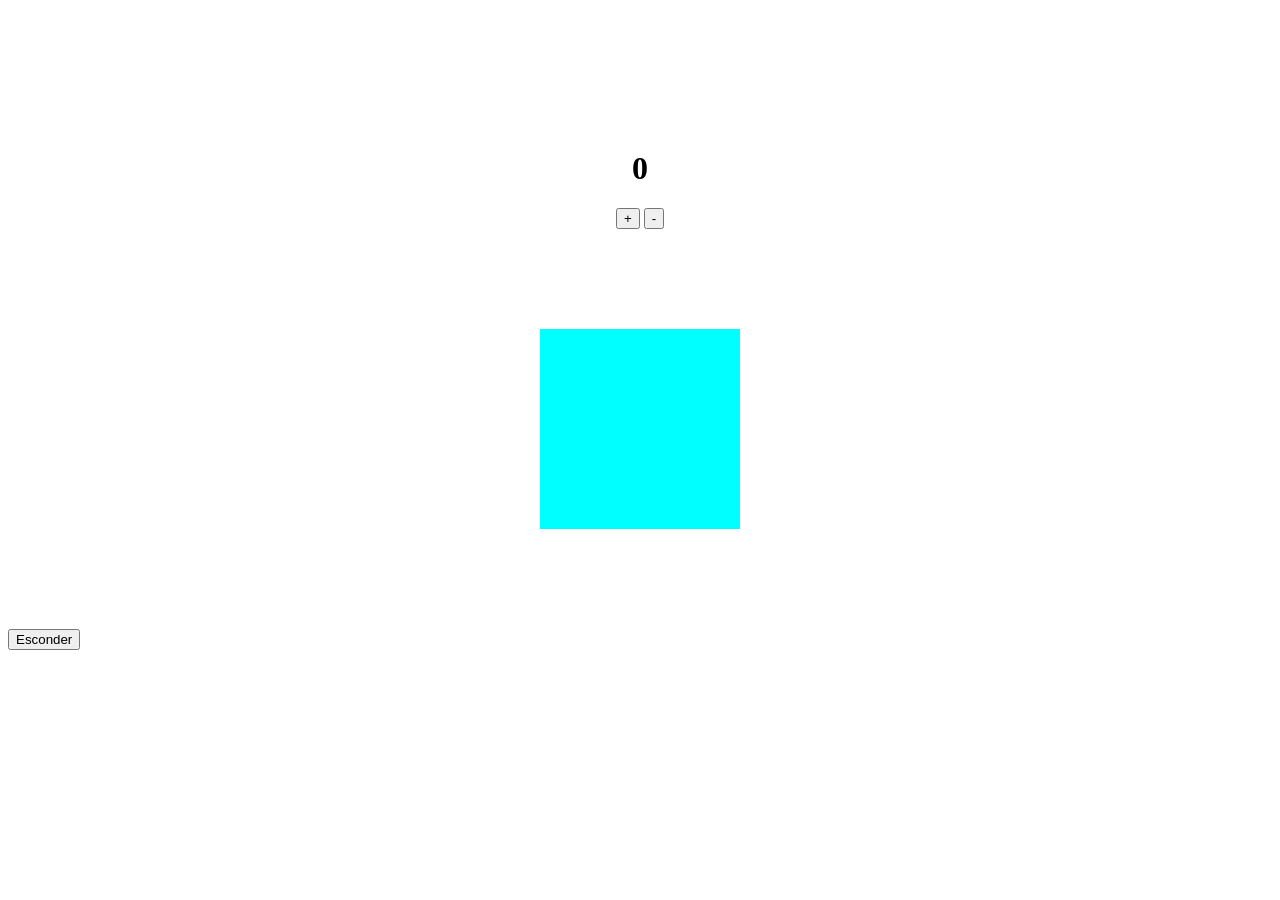
<file: enviosDindo/index.html>
<html lang="en">
<head>
    <meta charset="UTF-8">
    <meta name="viewport" content="width=device-width, initial-scale=1.0">
    <title>Aula Javascript</title>
    <style>
        .elemento {
            background-color: #00ffff;
            margin: 100px auto;
        }

        .escondido{
            display: none;
        }
    </style>
</head>
<body>

    <div style="text-align: center; margin-top: 150px;">
        <h1 class="numero">0</h1>
        <button id="increment">+</button>
        <button id="decrement">-</button>  
    </div>

    <div class="elemento" style="width: 200px; height: 200px">
    </div>
    <button class="esconder">Esconder</button>

</body>


<script>
    const numeroElement = document.querySelector('.numero');
    const incrementButton = document.getElementById('increment');
    const decrementButton = document.getElementById('decrement');

    let numero = 0;

    incrementButton.addEventListener('click', () => {
        numero++;
        numeroElement.textContent = numero;
    });

    decrementButton.addEventListener('click', () => {
        numero--;
        numeroElement.textContent = numero;
    });


    const button = document.querySelector('.esconder');
    const caixa = document.querySelector('.elemento');

    button.addEventListener('click', () => {
        caixa.classList.toggle('escondido')

        if (caixa.classList.contains('escondido')) {
            button.textContent = "Mostrar"
        }else{
            button.textContent = "Esconder" 
        }
    })    

</script>
</html>
</file>
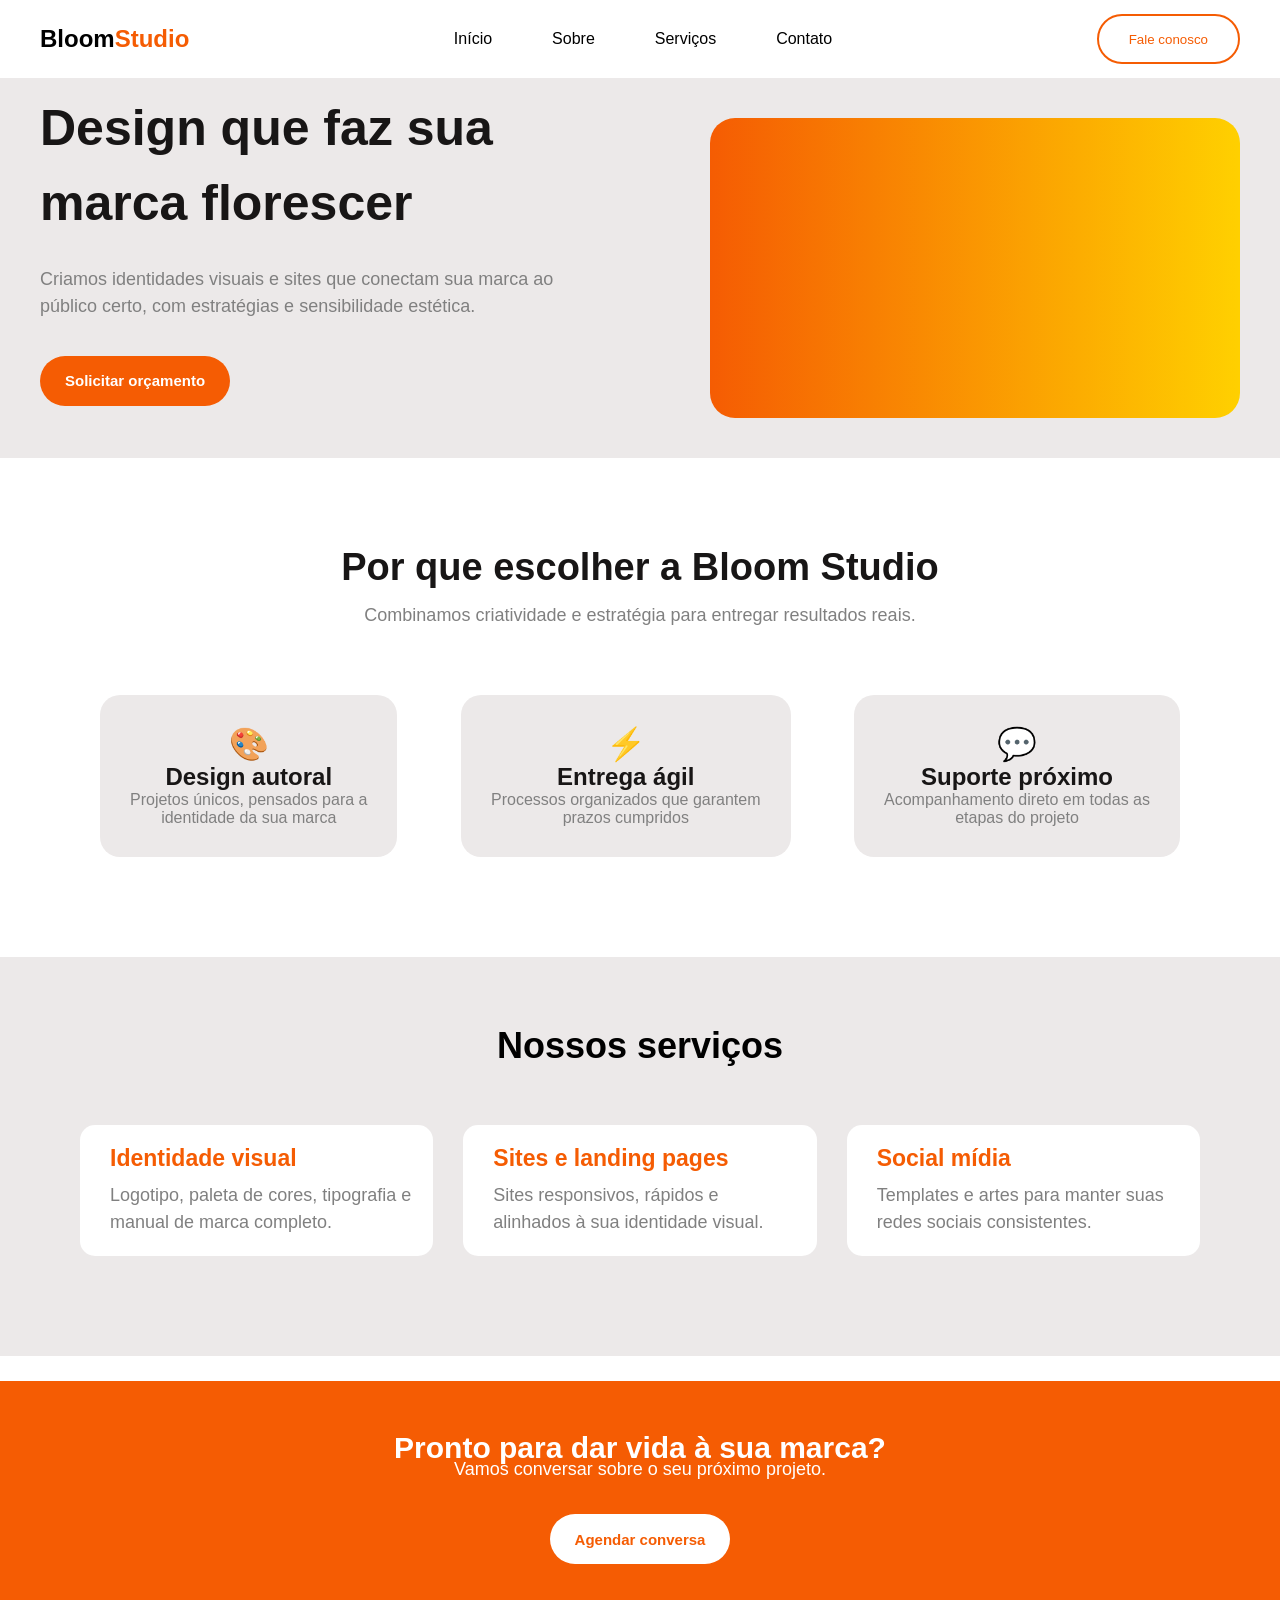
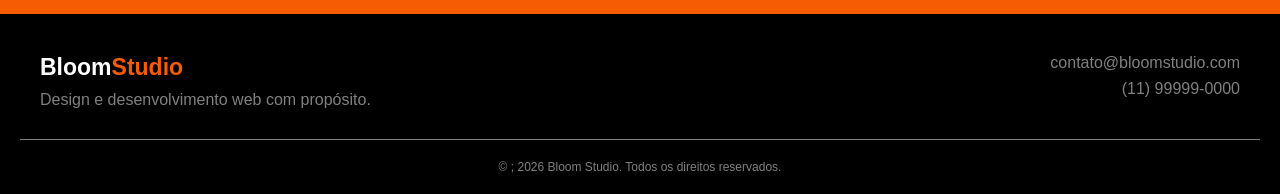
<file: tela.html>
<!DOCTYPE html>
<html lang="pt-br">
<head>
    <meta charset="UTF-8">
    <meta name="viewport" content="width=device-width, initial-scale=1.0">
    <title>BloomStudio</title>
    <link rel="stylesheet" href="tela.css">
</head>
<body>
    <nav>
        <span class="black">Bloom<span class="orange">Studio</span></span>
        <ul>
            <li>
                <a href="tela.html">Início</a>
            </li>
            <li>
                <a href="sobre.html">Sobre</a>
            </li>
            <li>
                <a href="serviços.html">Serviços</a>
            </li>
            <li>
                <a href="contato.html">Contato</a>
            </li>
        </ul>
        <button class="contato">Fale conosco</button>
    </nav>
        <header>
            <div class="principal">
                <div class="textos">
                    <h1>Design que faz sua <br> marca florescer</h1>
                    <p>Criamos identidades visuais e sites que conectam sua marca ao <br> público certo, com estratégias e sensibilidade estética.</p>
                    <button type="submit" class="orcamento">Solicitar orçamento</button>
                </div>
                <div class="espacofoto"></div>
            </div>
        </header>
           
        <div class="motivo">
            <h1>Por que escolher a Bloom Studio</h1>
            <p>Combinamos criatividade e estratégia para entregar resultados reais.</p>
        </div>
        <div class="buttons">
            <div class="buttonA">
                <h1>🎨</h1>
                <h2>Design autoral</h2>
                <p>Projetos únicos, pensados para a <br> identidade da sua marca</p>
            </div>
            <div class="buttonB">
                <h1>⚡</h1>
                <h2>Entrega ágil</h2>
                <p>Processos organizados que garantem <br> prazos cumpridos</p>
            </div>
            <div class="buttonC">
                <h1>💬</h1>
                <h2>Suporte próximo</h2>
                <p>Acompanhamento direto em todas as <br> etapas do projeto</p>
            </div>
        </div>

        <div class="servico">
            <h1>Nossos serviços</h1>
            <div class="topicos">
                <div class="topico1">
                    <h2>Identidade visual</h2>
                    <p>Logotipo, paleta de cores, tipografia e <br> manual de marca completo.</p>
                </div>
                <div class="topico2">
                    <h2>Sites e landing pages</h2>
                    <p>Sites responsivos, rápidos e <br> alinhados à sua identidade visual.</p>
                </div>
                <div class="topico3">
                    <h2>Social mídia</h2>
                    <p>Templates e artes para manter suas <br> redes sociais consistentes.</p>
                </div>
            </div>
        </div>

        <div class="logo">
            <h1>Pronto para dar vida à sua marca?</h1>
            <p>Vamos conversar sobre o seu próximo projeto.</p>
            <button>Agendar conversa</button>
        </div>

        <footer class="footer">
            <div class="componentes">
                <div class="estiloLogo">
                    <h2>Bloom<span>Studio</span></h2>
                    <p>Design e desenvolvimento web com propósito.</p>
                </div>

                <div class="footercontato">
                    <p>contato@bloomstudio.com</p>
                    <p>(11) 99999-0000</p>
                </div>
            </div>

            <div class="footerUltimo">
                <p>&copy ; 2026 Bloom Studio. Todos os direitos reservados.</p>
            </div>
        </footer>



</body>
</html>
</file>
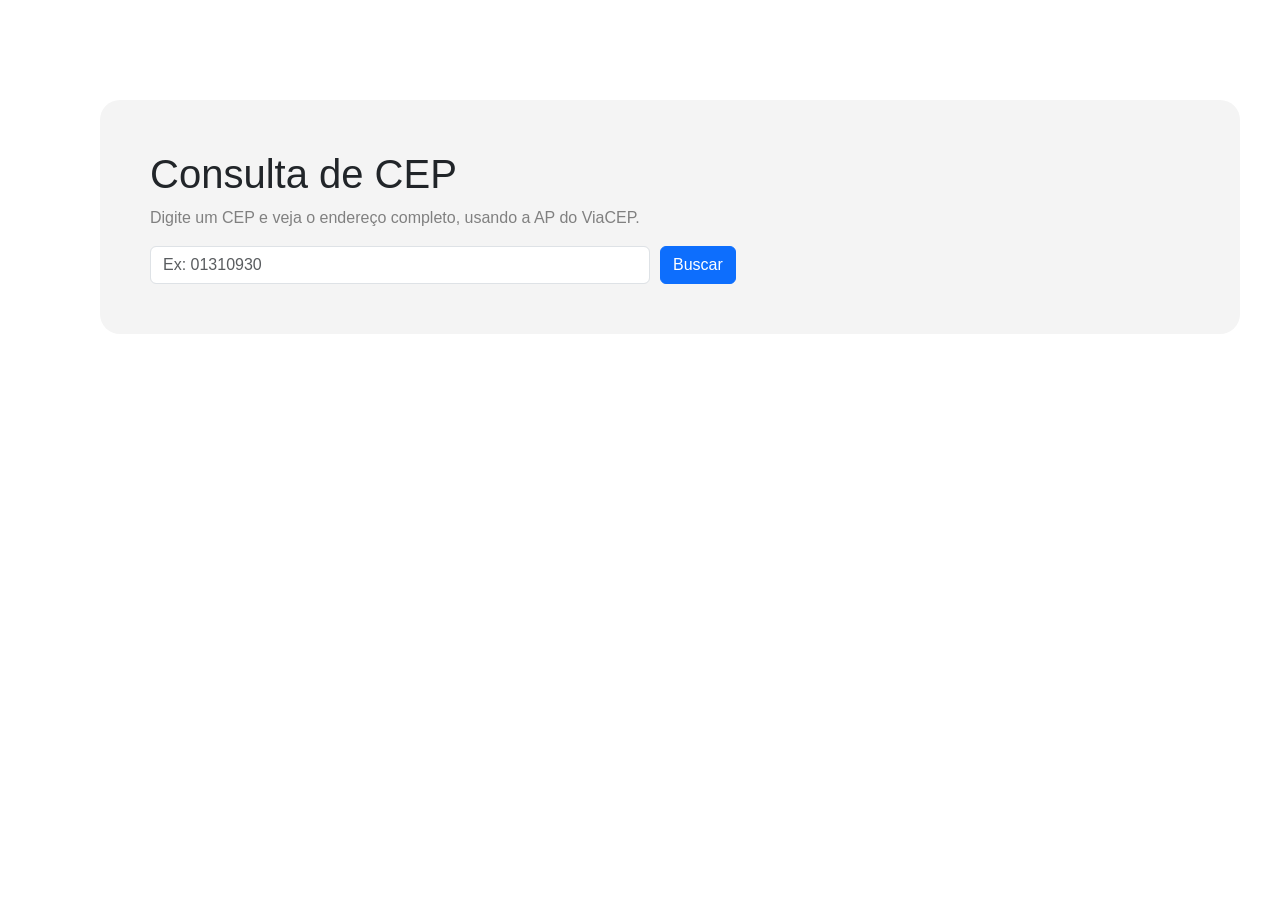
<file: atividadeNova/atvd.html>
<!DOCTYPE html>
<html lang="pt-br">
<head>
    <meta charset="UTF-8">
    <meta name="viewport" content="width=device-width, initial-scale=1.0">
    <title>Consulta de CEP</title>
    <link rel="stylesheet" href="//cdn.jsdelivr.net/npm/bootstrap@5.3.3/dist/css/bootstrap.min.css">
    <link rel="stylesheet" href="atvd.css">
</head>
<body>
    <div class="container">
        <h1>Consulta de CEP</h1>
        <p>Digite um CEP e veja o endereço completo, usando a AP do ViaCEP.</p>
        <div class="espacoCep"> 
            <input type="text" class="form-control" id="cepInput" placeholder="Ex: 01310930">
            <button type="button" id="botao" class="btn btn-primary">Buscar</button>
        </div>
        <div id="resultado" class="card p-3 border-0 shadow-sm bg-white d-none">
            <h5 id="rua" class="fw-bold text-secondary mb-2"></h5>
            <p><strong>Bairro:</strong><span id="bairro"></span></p>
            <p><strong>Cidade/UF:</strong><span id="cidadeUF"></span></p>
            <p><strong>CEP:</strong><span id="cepExibido"></span></p>
        </div>
    </div>
    <script src="atvd.js"></script>
</body>
</html>
</file>
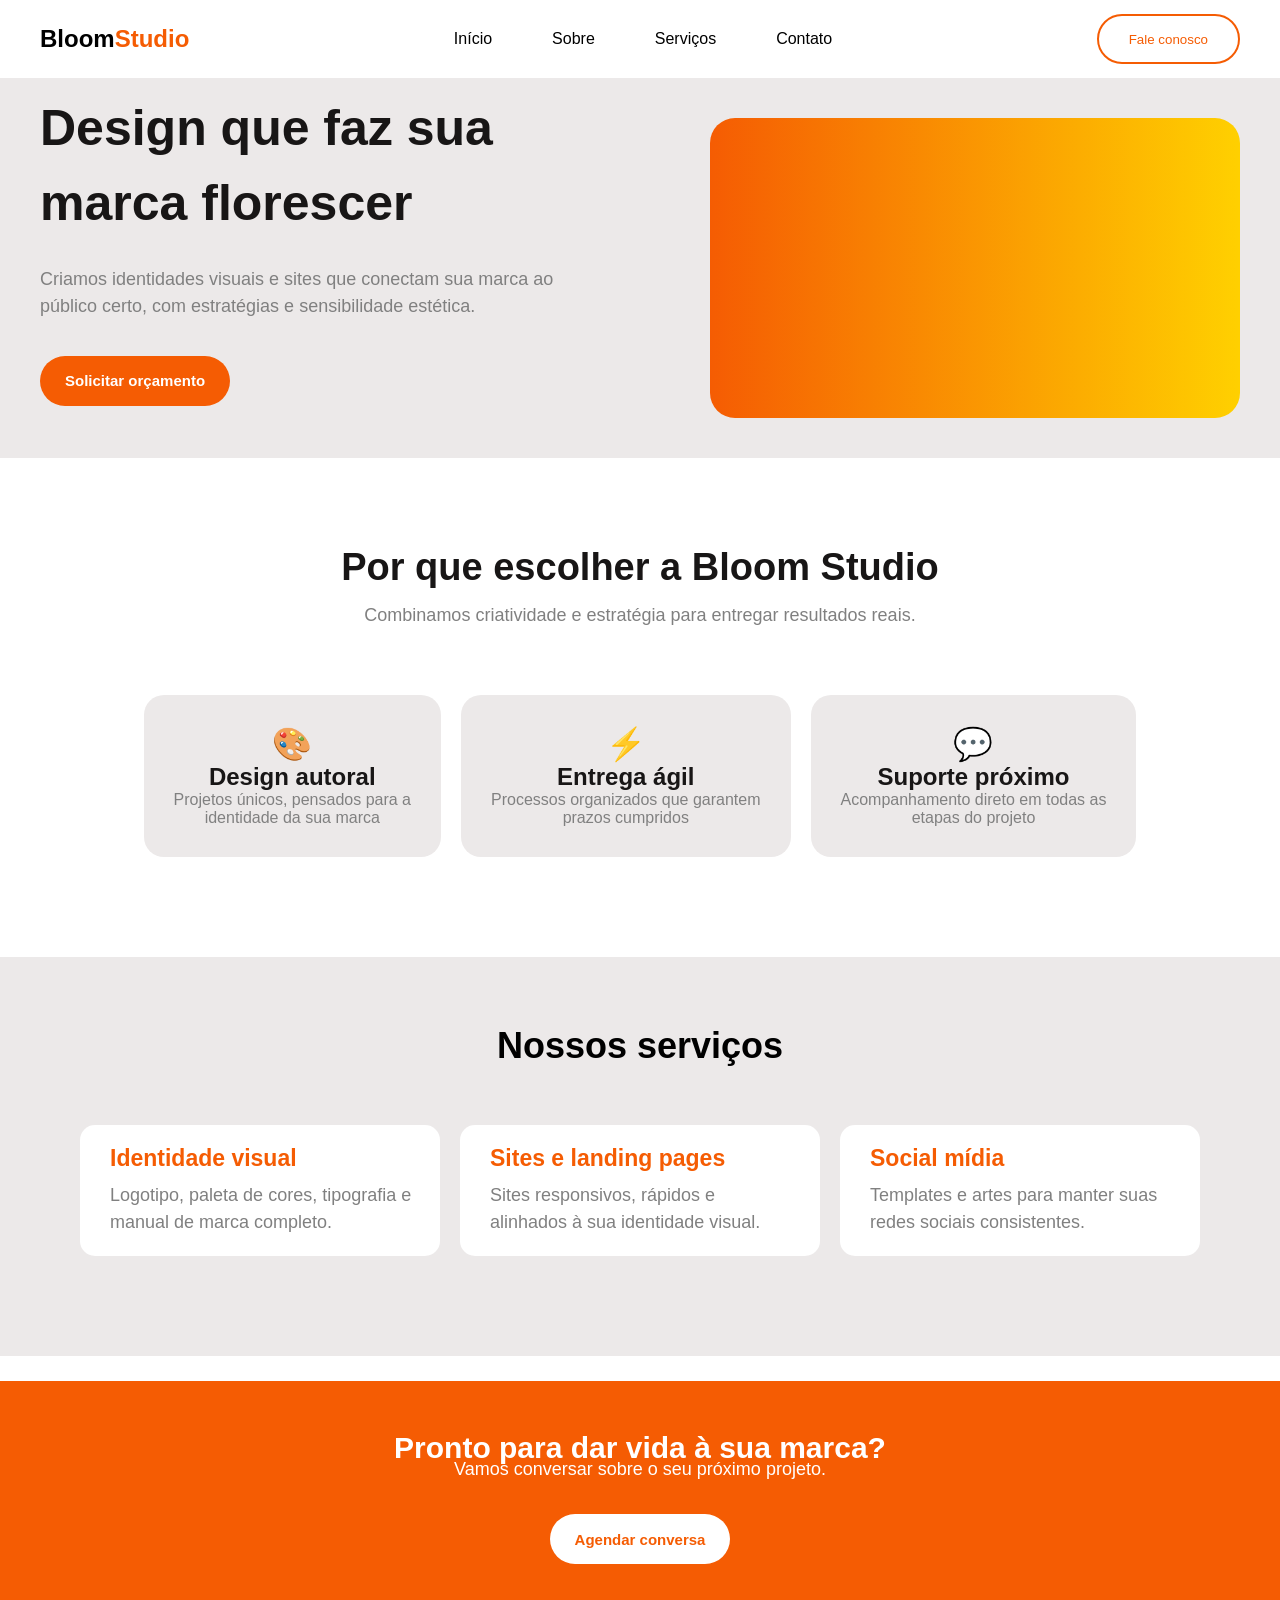
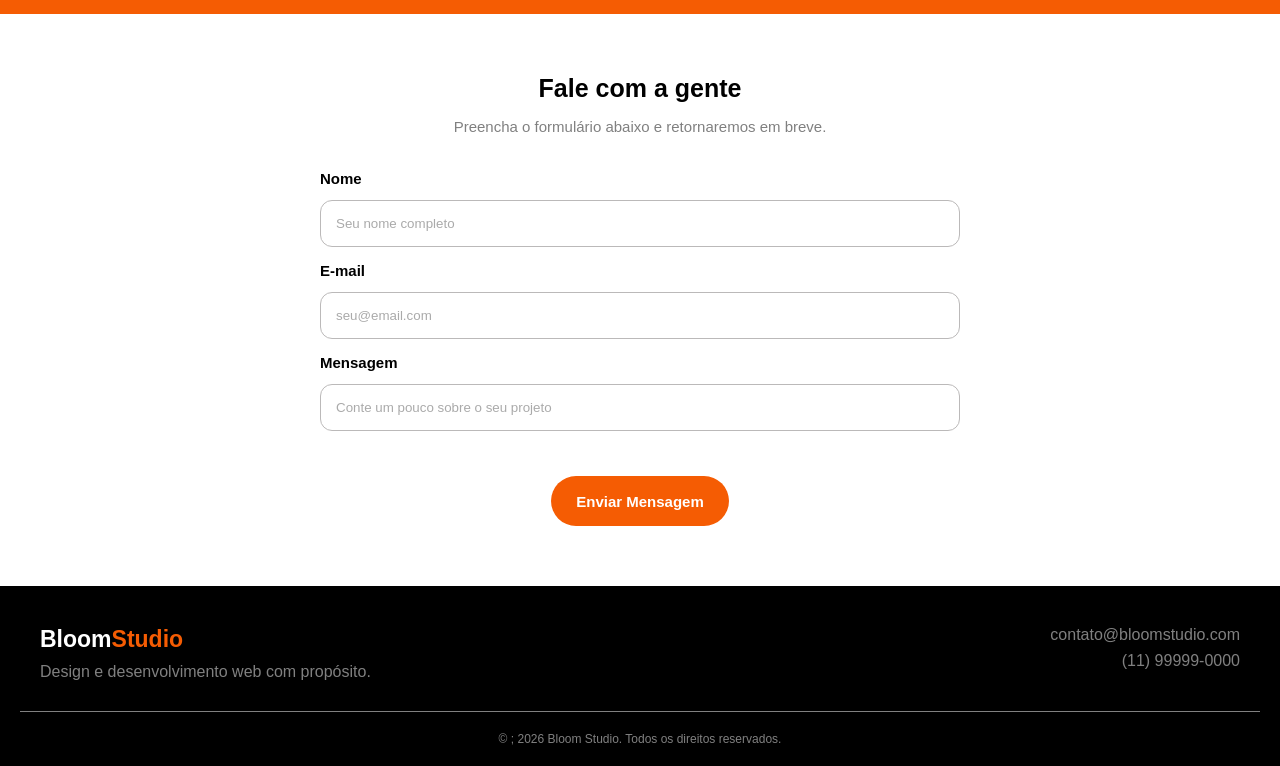
<file: AtividadeTeste/proj.html>
<!DOCTYPE html>
<html lang="pt-br">
<head>
    <meta charset="UTF-8">
    <meta name="viewport" content="width=device-width, initial-scale=1.0">
    <title>BloomStudio</title>
    <link rel="stylesheet" href="./proj.css">
</head>
<body>
    <header>
        <nav class="nav-desktop">
            <span class="black">Bloom<span class="orange">Studio</span></span>
            <ul>
                <li>
                    <a href="tela.html">Início</a>
                </li>
                <li>
                    <a href="sobre.html">Sobre</a>
                </li>
                <li>
                    <a href="serviços.html">Serviços</a>
                </li>
                <li>
                    <a href="contato.html">Contato</a>
                </li>
            </ul>
            <button class="contato">Fale conosco</button>
        </nav>
        <nav class="nav-mobile">
            <span class="normal">Bloom<span class="laranja">Studio</span></span>
            <button class="tracinhos">☰</button>
             
        </nav>
        <div class="links-mobile escondido">
            <ul class="listaM">
                    <a href="tela.html">Início</a>
                    <a href="sobre.html">Sobre</a>
                    <a href="serviços.html">Serviços</a>
                    <a href="contato.html">Contato</a>
            </ul>
        </div>
            <div class="principal">
                <div class="textos">
                    <h1>Design que faz sua <br> marca florescer</h1>
                    <p>Criamos identidades visuais e sites que conectam sua marca ao <br> público certo, com estratégias e sensibilidade estética.</p>
                    <button type="submit" class="orcamento">Solicitar orçamento</button>
                </div>
                <div class="espacofoto"></div>
            </div>
    </header>
           
        <div class="motivo">
            <h1>Por que escolher a Bloom Studio</h1>
            <p>Combinamos criatividade e estratégia para entregar resultados reais.</p>
        </div>
        <div class="buttons">
            <div class="buttonA">
                <h1>🎨</h1>
                <h2>Design autoral</h2>
                <p>Projetos únicos, pensados para a <br> identidade da sua marca</p>
            </div>
            <div class="buttonB">
                <h1>⚡</h1>
                <h2>Entrega ágil</h2>
                <p>Processos organizados que garantem <br> prazos cumpridos</p>
            </div>
            <div class="buttonC">
                <h1>💬</h1>
                <h2>Suporte próximo</h2>
                <p>Acompanhamento direto em todas as <br> etapas do projeto</p>
            </div>
        </div>

        <div class="servico">
            <h1>Nossos serviços</h1>
            <div class="topicos">
                <div class="topico1">
                    <h2>Identidade visual</h2>
                    <p>Logotipo, paleta de cores, tipografia e <br> manual de marca completo.</p>
                </div>
                <div class="topico2">
                    <h2>Sites e landing pages</h2>
                    <p>Sites responsivos, rápidos e <br> alinhados à sua identidade visual.</p>
                </div>
                <div class="topico3">
                    <h2>Social mídia</h2>
                    <p>Templates e artes para manter suas <br> redes sociais consistentes.</p>
                </div>
            </div>
        </div>

        <div class="logo">
            <h1>Pronto para dar vida à sua marca?</h1>
            <p>Vamos conversar sobre o seu próximo projeto.</p>
            <button>Agendar conversa</button>
        </div>

        <div class="formulario">
            <h2>Fale com a gente</h2>
            <p>Preencha o formulário abaixo e retornaremos em breve.</p>
            <form id="form">
                <div class="preencha">
                    <label for="fname">Nome</label>
                    <input type="text" placeholder="Seu nome completo">
                </div>
                <div class="preencha">
                    <label for="email">E-mail</label>
                    <input type="text" placeholder="seu@email.com">
                </div>
                <div class="preencha">
                    <label for="Mensagem">Mensagem</label>
                    <input type="text" placeholder="Conte um pouco sobre o seu projeto">
                </div>   
            </form>
            <button class="mensagem">Enviar Mensagem</button>
        </div>
        
        <footer class="footer">
            <div class="componentes">
                <div class="estiloLogo">
                    <h2>Bloom<span>Studio</span></h2>
                    <p>Design e desenvolvimento web com propósito.</p>
                </div>

                <div class="footercontato">
                    <p>contato@bloomstudio.com</p>
                    <p>(11) 99999-0000</p>
                </div>
            </div>

            <div class="footerUltimo">
                <p>&copy ; 2026 Bloom Studio. Todos os direitos reservados.</p>
            </div>
        </footer>

    <script src="proj.js"></script>

</body>
</html>
</file>
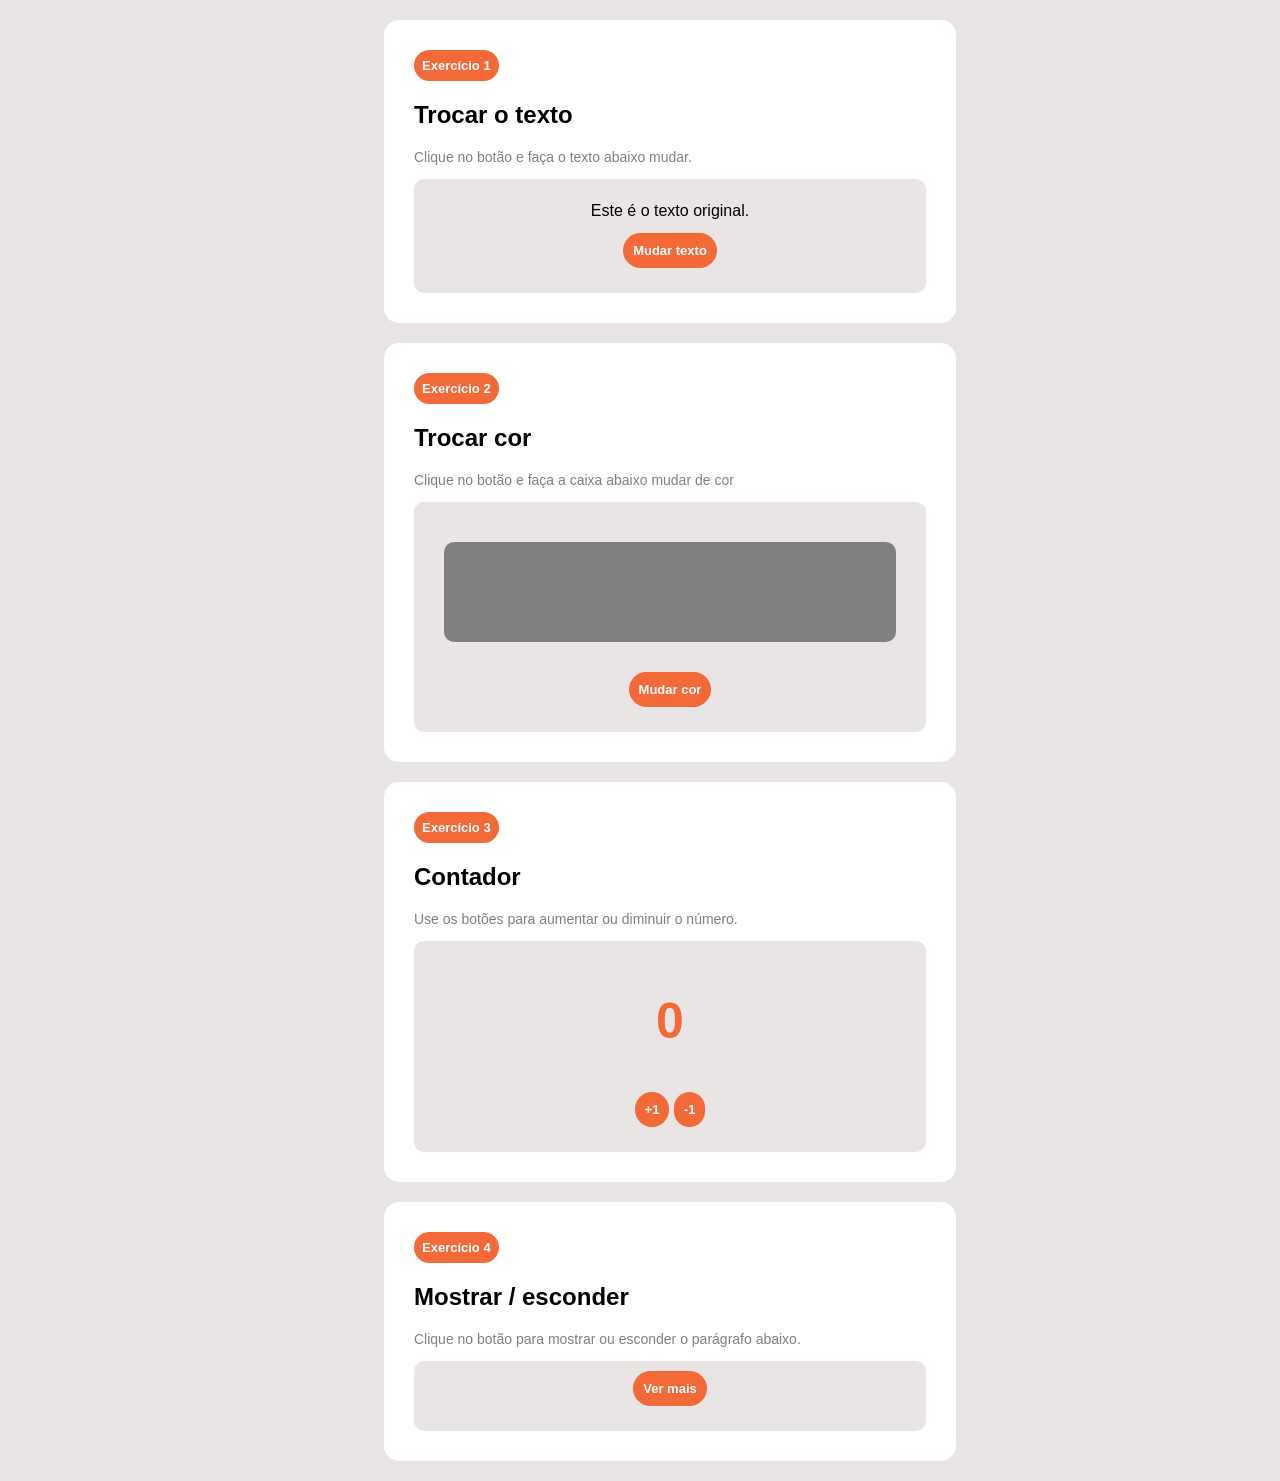
<file: exerciciojs/exercicio.html>
<!DOCTYPE html>
<html lang="pt-br">
<head>
    <meta charset="UTF-8">
    <meta name="viewport" content="width=device-width, initial-scale=1.0">
    <title>Exercício de JavaScript</title>
    <link rel="stylesheet" href="/exerciciojs/exercicio.css">
</head>
<body>
    <div class="center">
        <div class="exercicio1">
            <span class="titulo">Exercício 1</span>
            <h2>Trocar o texto</h2>
            <p>Clique no botão e faça o texto abaixo mudar.</p>
            <div class="button">
                <h2 class="textoModificado">Este é o texto original.</h2>
                <button type="button" class="botao">Mudar texto</button>
            </div>
        </div>

        <div class="exercicio1">
            <span class="titulo">Exercício 2</span>
            <h2>Trocar cor</h2>
            <p>Clique no botão e faça a caixa abaixo mudar de cor</p>
            <div class="button">
                <h2 class="red cinza"></h2>
                <button type="button" class="botao2">Mudar cor</button>
            </div>
        </div>

        <div class="exercicio1">
            <span class="titulo">Exercício 3</span>
            <h2>Contador</h2>
            <p>Use os botões para aumentar ou diminuir o número.</p>
            <div class="button">
                <h2 class="numero">0</h2>
                <button type="button" class="botaoA">+1</button>
                <button type="button" class="botaoB">-1</button>
            </div>
        </div>

         <div class="exercicio1">
            <span class="titulo">Exercício 4</span>
            <h2>Mostrar / esconder</h2>
            <p>Clique no botão para mostrar ou esconder o parágrafo abaixo.</p>
            <div class="button">
                <h2 class="verMais escondido">Lorem, ipsum dolor sit amet consectetur adipisicing elit. Mollitia magni non delectus aut officia magnam! Quam aut veritatis, tenetur repellendus voluptate quibusdam necessitatibus doloribus mollitia beatae. Quas eos adipisci placeat.</h2>
                <button type="button" class="botaoAparecer">Ver mais</button>
            </div>
        </div>

    </div>
    


    <!-- js abaixo -->

    <script>
    const botao = document.querySelector('.botao');
    const texto = document.querySelector('.textoModificado');

    botao.addEventListener('click', () => {
        if(texto.textContent=="Este é o texto original."){
            texto.textContent = "Este é o texto modificado.";
            botao.textContent = "Retornar ao original"
        }else{
            texto.textContent = "Este é o texto original."
            botao.textContent = "Mudar texto"
        }
    });

    const red = document.querySelector('.red');
    const botao2 = document.querySelector('.botao2');

    botao2.addEventListener('click', () => {
        red.classList.toggle('cinza');
    });

    const numeroAdicionado = document.querySelector('.numero');
    const botaoAdicionar = document.querySelector('.botaoA');
    const botaoDiminuir = document.querySelector('.botaoB');

    let numero = 0;

    botaoAdicionar.addEventListener('click', () => {
        numero++
        numeroAdicionado.textContent = numero;
    });

    botaoDiminuir.addEventListener('click', () => {
        numero--
        numeroAdicionado.textContent = numero;
    });

    const textoAdicionado = document.querySelector('.verMais');
    const botaoM = document.querySelector('.botaoAparecer');

    botaoM.addEventListener('click', () => {
        textoAdicionado.classList.toggle('escondido');

        if(textoAdicionado.classList.contains('escondido')){
            botaoM.textContent = "Ver mais";
        }else{
            botaoM.textContent = "Ver menos";
        }
    });

</script>   

</body>

</html>
</file>
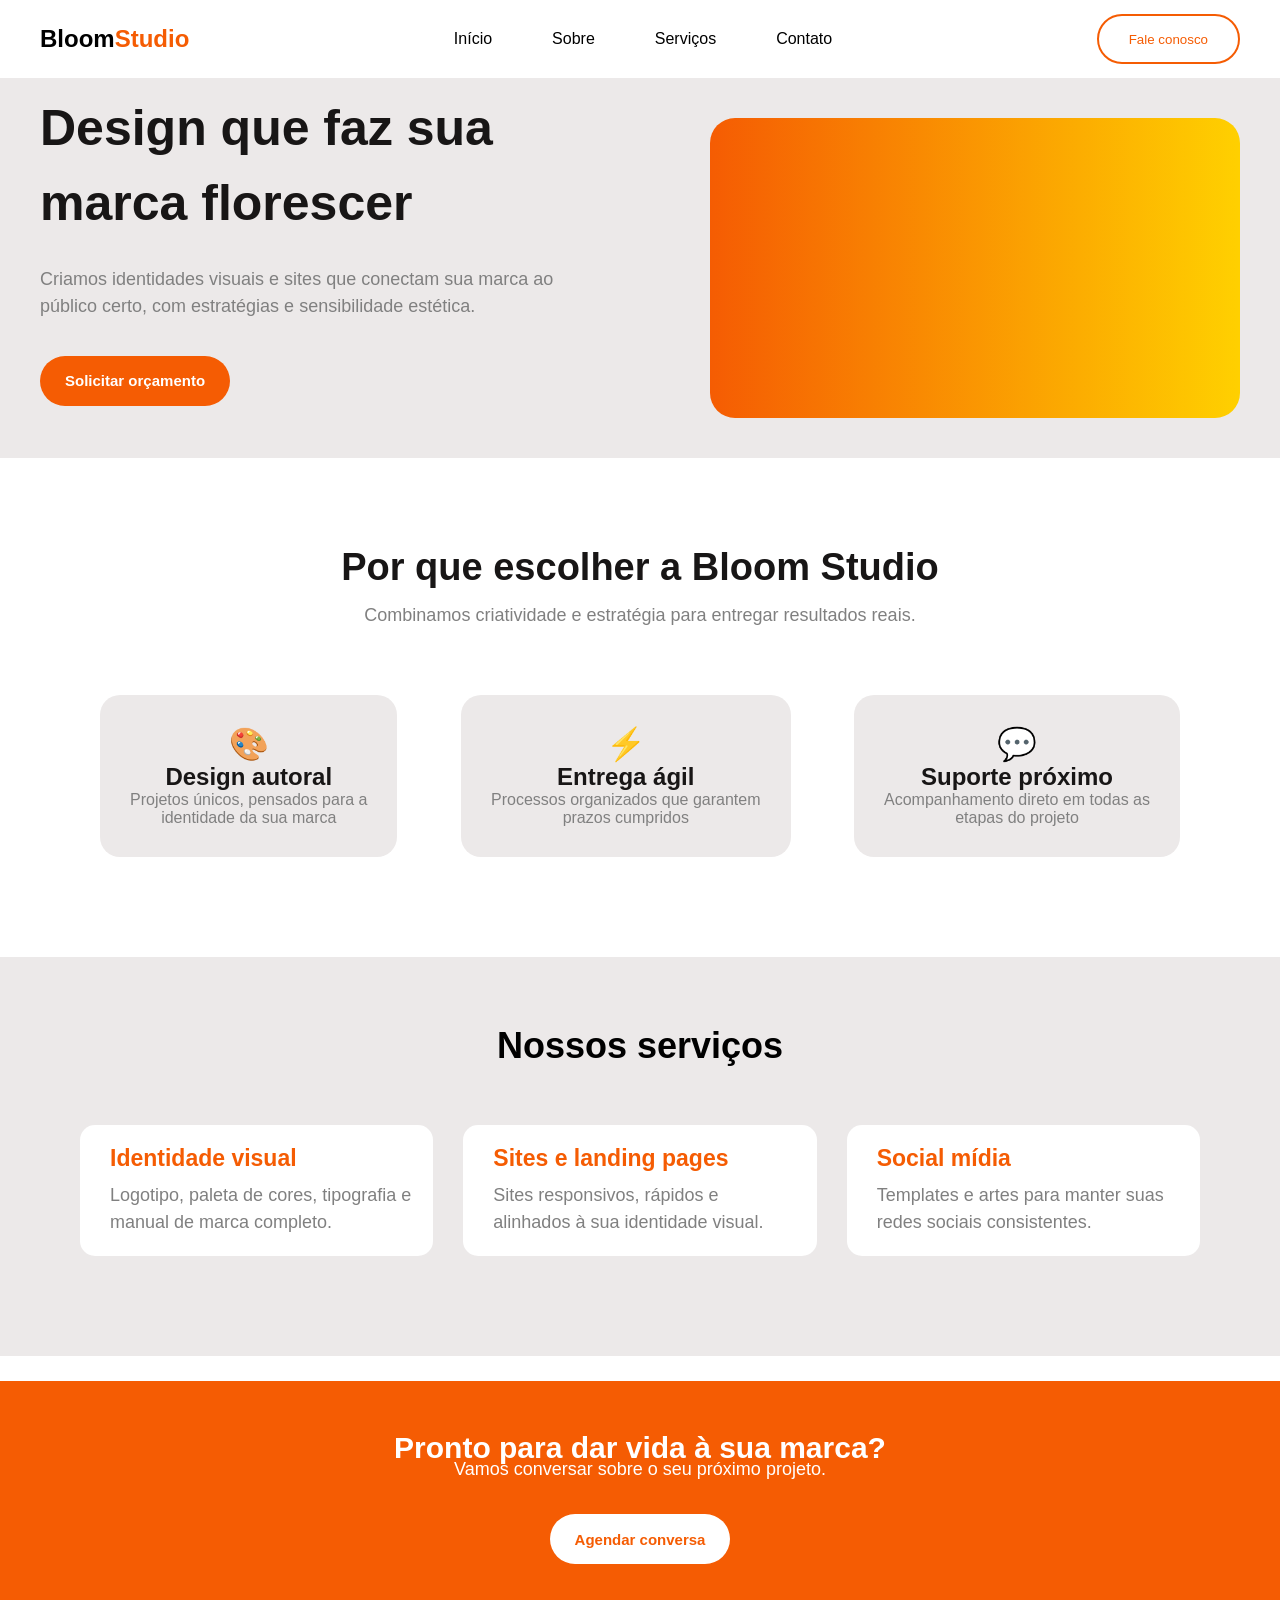
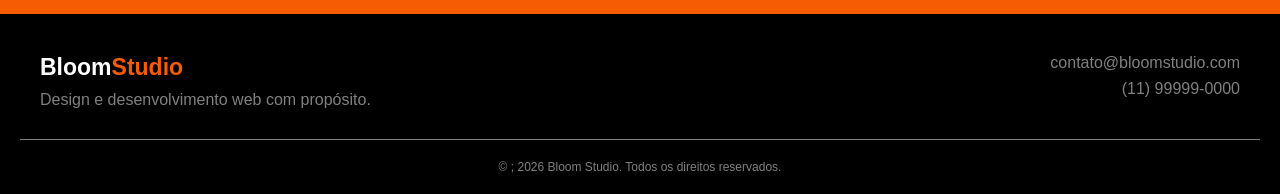
<file: site/tela.html>
<!DOCTYPE html>
<html lang="pt-br">
<head>
    <meta charset="UTF-8">
    <meta name="viewport" content="width=device-width, initial-scale=1.0">
    <title>BloomStudio</title>
    <link rel="stylesheet" href="./tela.css">
</head>
<body>
    <nav>
        <span class="black">Bloom<span class="orange">Studio</span></span>
        <ul>
            <li>
                <a href="tela.html">Início</a>
            </li>
            <li>
                <a href="sobre.html">Sobre</a>
            </li>
            <li>
                <a href="serviços.html">Serviços</a>
            </li>
            <li>
                <a href="contato.html">Contato</a>
            </li>
        </ul>
        <button class="contato">Fale conosco</button>
    </nav>
        <header>
            <div class="principal">
                <div class="textos">
                    <h1>Design que faz sua <br> marca florescer</h1>
                    <p>Criamos identidades visuais e sites que conectam sua marca ao <br> público certo, com estratégias e sensibilidade estética.</p>
                    <button type="submit" class="orcamento">Solicitar orçamento</button>
                </div>
                <div class="espacofoto"></div>
            </div>
        </header>
           
        <div class="motivo">
            <h1>Por que escolher a Bloom Studio</h1>
            <p>Combinamos criatividade e estratégia para entregar resultados reais.</p>
        </div>
        <div class="buttons">
            <div class="buttonA">
                <h1>🎨</h1>
                <h2>Design autoral</h2>
                <p>Projetos únicos, pensados para a <br> identidade da sua marca</p>
            </div>
            <div class="buttonB">
                <h1>⚡</h1>
                <h2>Entrega ágil</h2>
                <p>Processos organizados que garantem <br> prazos cumpridos</p>
            </div>
            <div class="buttonC">
                <h1>💬</h1>
                <h2>Suporte próximo</h2>
                <p>Acompanhamento direto em todas as <br> etapas do projeto</p>
            </div>
        </div>

        <div class="servico">
            <h1>Nossos serviços</h1>
            <div class="topicos">
                <div class="topico1">
                    <h2>Identidade visual</h2>
                    <p>Logotipo, paleta de cores, tipografia e <br> manual de marca completo.</p>
                </div>
                <div class="topico2">
                    <h2>Sites e landing pages</h2>
                    <p>Sites responsivos, rápidos e <br> alinhados à sua identidade visual.</p>
                </div>
                <div class="topico3">
                    <h2>Social mídia</h2>
                    <p>Templates e artes para manter suas <br> redes sociais consistentes.</p>
                </div>
            </div>
        </div>

        <div class="logo">
            <h1>Pronto para dar vida à sua marca?</h1>
            <p>Vamos conversar sobre o seu próximo projeto.</p>
            <button>Agendar conversa</button>
        </div>

        <footer class="footer">
            <div class="componentes">
                <div class="estiloLogo">
                    <h2>Bloom<span>Studio</span></h2>
                    <p>Design e desenvolvimento web com propósito.</p>
                </div>

                <div class="footercontato">
                    <p>contato@bloomstudio.com</p>
                    <p>(11) 99999-0000</p>
                </div>
            </div>

            <div class="footerUltimo">
                <p>&copy ; 2026 Bloom Studio. Todos os direitos reservados.</p>
            </div>
        </footer>



</body>
</html>
</file>
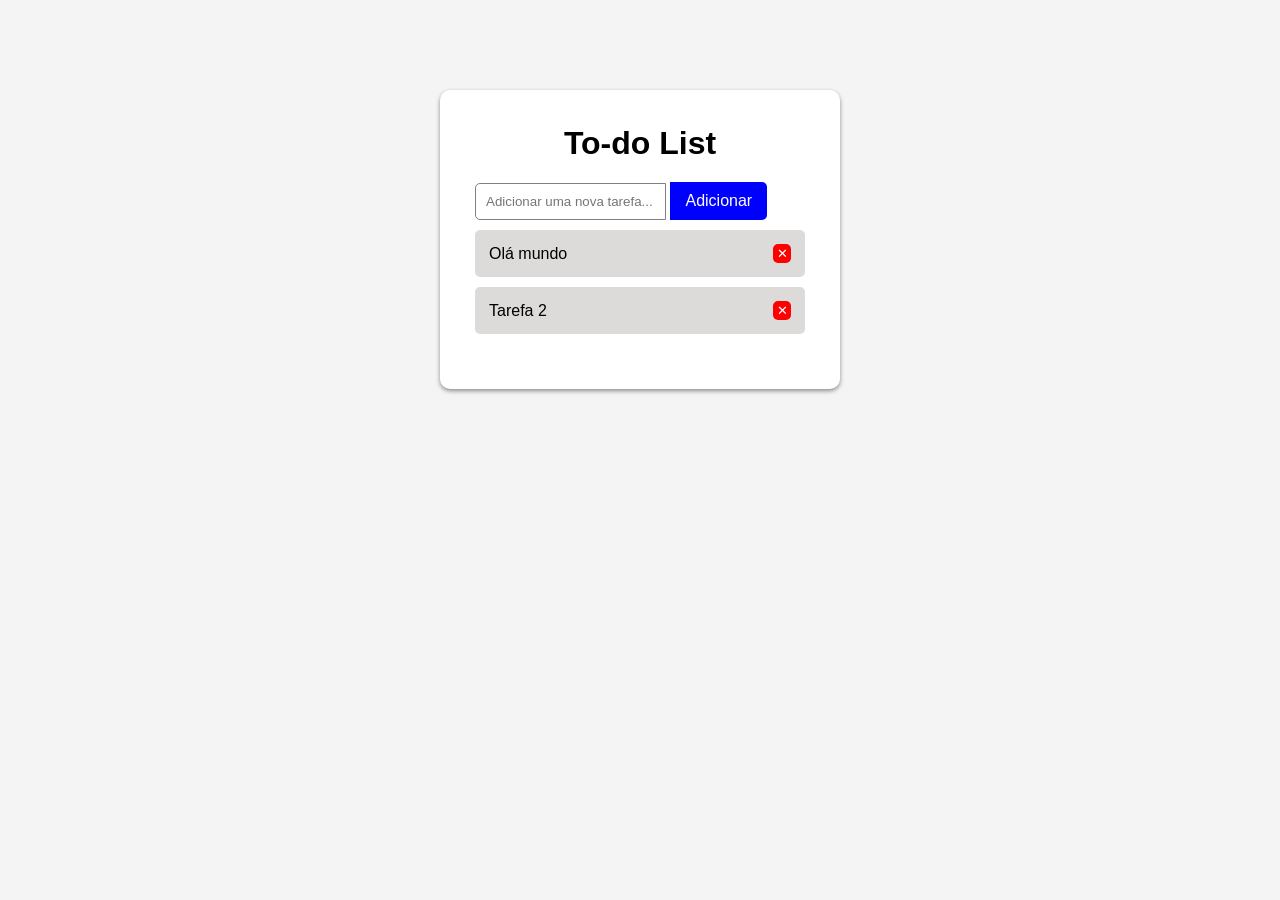
<file: ultimaAtividade/ex.html>
<!DOCTYPE html>
<html lang="pt-br">
<head>
    <meta charset="UTF-8">
    <meta name="viewport" content="width=device-width, initial-scale=1.0">
    <title>To-do List</title>
    <link rel="stylesheet" href="ex.css">
</head>
<body>

    <div class="container">
        <h1>To-do List</h1>

        <div class="input-area">
            <input type="text" id="campoTarefa" placeholder="Adicionar uma nova tarefa...">
            <button id="botao">Adicionar</button>

            <ul id="tarefas">
                <li>
                    <span>Olá mundo</span>
                    <button class="delete-btn">✕</button>
                </li>

                <li>
                    <span>Tarefa 2</span>
                    <button class="delete-btn">✕</button>
                </li>
            </ul>

        </div>

    </div>

    <script src="ex.js"></script>
</body>
</html>
</file>
<file: tela.css>
*{
    margin: 0;
    padding: 0;
}


body{
    color: black;
    background-color: white;
}

ul{
    display: flex;
    list-style-type: none;
    font-family: 'inter', sans-serif;

}

li{
    padding: 30px 30px 30px 30px;/*em cima, direita, embaixo, esquerda*/
}

a{
    color: black;
    text-decoration: none;
}

.espacofoto{
    display: block;
    width: 100%;
    max-width: 500px;
    height: 300px;
    background-image: linear-gradient(90deg, #f55c03, #ffd000);
    border-radius: 25px;
    padding-right: 30px;
}
@media(max-width: 768px){
    .espacofoto{
        display: none;
    }
}

.principal{
    display: flex;
    justify-content: space-between;
    align-items: center;
    padding: 40px;
    gap: 35px;
    background-color: rgb(236, 233, 233);
}

.textos h1{
    color: rgb(24, 22, 22);
    font-family: 'inter', sans-serif;
    font-size: 50px;
    font-weight: bold; /*largura da fonte, negrito ou normal.*/
    line-height: 1.5;
    margin-bottom: 25px;
}

.textos p{
    color: gray;
    font-family: 'inter', sans-serif;
    font-size: 18px;
    line-height: 1.5;
    font-weight: normal;
    margin-bottom: 36px;
}

.textos{
    max-width: 45%;
    margin-top: -40px;
}

.orcamento{
    width: 100%;
    height: 50px;
    background-color:#f55c03;
    border-radius: 50px;
    font-family: 'inter', sans-serif;
    font-size: 15px;
    border: none;
    color: white;
    font-weight: bold;
    display: inline-block;
    width: max-content;
    padding: 15px 25px;
    align-items: center;
}

nav{
    display: flex;
    justify-content: space-between;
    align-items: center;
    padding: 0 40px 0 40px;
}

.contato{
    height: 50px;
    border-radius: 50px;
    padding: 0 30px;
    border: 2px solid #f55c03;
    color:#f55c03;
    background-color: white;
    font-weight: 600px;
    font-size: normal;
    display: inline-block;
    width: max-content;
    align-items: center;
}

.black{
    font-weight: bold;
    font-size: x-large;
    color: black;
    font-family: 'inter', sans-serif;
}

.orange{
    font-weight: bold;
    font-size: x-large;
    color:#f55c03;  
    font-family: 'inter', sans-serif; 
}

nav a:hover{
    color: #f55c03;

}

.motivo h1{
    color: rgb(24, 22, 22);
    font-family: 'inter', sans-serif;
    font-size: 38px;
    font-weight: bold;
    line-height: 1.0;
    margin-bottom: 25px;
    text-align: center;
    padding: 90px 0 0 0;
}

.motivo p{
    color: gray;
    font-family: 'inter', sans-serif;
    font-size: 18px;
    font-weight: normal;
    line-height: 0.5;
    margin-bottom: 25px;
    text-align: center;
}

.buttons{
    align-items: center;
    text-align: center;
    display: flex;
    justify-content:space-between;
    padding: 0 100px 0 100px;
}

.buttonA{
    background-color:  rgb(236, 233, 233);
    text-align: center;
    line-height: normal;
    font-family: 'inter', sans-serif;
    border-radius: 20px;
    padding: 30px;
    margin-top: 50px;
}

.buttonB{
    background-color:  rgb(236, 233, 233);
    text-align: center;
    line-height: normal;
    font-family: 'inter', sans-serif;
    border-radius: 20px;
    padding: 30px;
    margin-top: 50px;
}

.buttonC{
    background-color:  rgb(236, 233, 233);
    text-align: center;
    line-height: normal;
    font-family: 'inter', sans-serif;
    border-radius: 20px;
    padding: 30px;
    margin-top: 50px;
}

.buttonA h1{
    text-align: center;
    font-size: 35px 40px;
}

.buttonB h1{
    text-align: center;
    font-size: 35px 40px;
}

.buttonC h1{
    text-align: center;
    font-size: 35px 40px;
}

.buttonA h2{
    text-align: center;
    color: rgb(24, 22, 22);
}

.buttonB h2{
    text-align: center;
    color: rgb(24, 22, 22);
}

.buttonC h2{
    text-align: center;
    color: rgb(24, 22, 22);
}

.buttonA p{
    text-align: center;
    color: grey;
}

.buttonB p{
    text-align: center;
    color: grey;
}

.buttonC p{
    text-align: center;
    color: grey;
}

.servico{
    align-items: center;
    text-align: center;
    background-color:  rgb(236, 233, 233);
    font-family: 'inter', sans-serif;
    font-size: 18px;
    font-weight: normal;
    line-height: 0.5;
    margin-bottom: 25px; 
    padding: 80px 80px 100px 80px;
    margin-top: 100px;
}

.topicos{
    display: grid;
    grid-template-columns: repeat(3, 1fr); 
    gap: 30px; 
    margin-top: 70px;
}

.topico1{
    background-color: white;
    border-radius: 15px;
}

.topico1 h2{
    display: flex;
    padding: 20px 0 0 30px;
    margin-bottom: 10px;
    font-family: 'inter', sans-serif;
    color: #f55c03;
    line-height: normal;
    font-size: 23px;
}

.topico1 p{
    display: flex;
    padding: 0 0 20px 30px;
    line-height: 1.5;
    font-family: 'inter', sans-serif;
    color: gray;
    text-align: left;
}
.topico2{
    background-color: white;
    border-radius: 15px;
}

.topico2 h2{
    display: flex;
    padding: 20px 0 0 30px;
    margin-bottom: 10px;
    font-family: 'inter', sans-serif;
    color: #f55c03;
    line-height: normal;
    font-size: 23px;
}

.topico2 p{
    display: flex;
    padding: 0 0 20px 30px;
    line-height: 1.5;
    font-family: 'inter', sans-serif;
    color: gray;
    text-align: left;
}

.topico3{
    background-color: white;
    border-radius: 15px;
}

.topico3 h2{
    display: flex;
    padding: 20px 0 0 30px;
    margin-bottom: 10px;
    font-family: 'inter', sans-serif;
    color: #f55c03;
    line-height: normal;
    font-size: 23px;
}

.topico3 p{
    display: flex;
    padding: 0 0 20px 30px;
    line-height: 1.5;
    font-family: 'inter', sans-serif;
    color: gray;
    text-align: left;
}

.logo{
    background-color: #f55c03; 
    display: flex;
    flex-direction: column;   /* Alinha os textos e o botão em linha vertical */
    align-items: center;      /* Centraliza tudo horizontalmente */
    text-align: center;       /* Garante que os textos fiquem centralizados */
    justify-content: center;  /* Centraliza verticalmente se houver altura fixa */
    padding: 0 0 50px 0;
    padding-top: 10px;
}

.logo h1{
    color: white;
    font-family: 'inter', sans-serif;
    text-align: center;
    gap: 30px;
    padding: 40px 0 0 0;
    font-size: 30px;
}

.logo p{
    color: white;
    font-family: 'inter', sans-serif;
    text-align: center;
    padding: 0 0 15px 0;
    font-size: 18px;
    font-weight: normal;
    line-height: 0.5;
    margin-bottom: 25px;
    text-align: center;
}

.logo button{
    height: 50px;
    background-color: white;
    border-radius: 50px;
    font-family: 'inter', sans-serif;
    font-size: 15px;
    border: none;
    color: #f55c03;
    font-weight: bold;
    padding: 15px 25px;
    width: max-content; /* Mantém o botão no tamanho do texto */
}

.footer{
    background-color: black;
    color: gray;
    padding: 40px 20px 20px 20px;
    font-family: 'inter', sans-serif;
}

.componentes{
    display: flex;
    justify-content: space-between;
    align-items: flex-start;
    max-width: 1200px;
    margin: 0 auto;
    padding-bottom: 30px;
}

.estiloLogo h2{
    font-size: 23px;
    margin: 0 0 10px 0;
    color: white;
}

.estiloLogo h2 span{
    color: #f55c03;
}

.footer p{
    color: gray;
    margin: 0;
}

.footercontato{
    text-align: right;
}

.footercontato p{
    margin: 0 0 8px 0;
    color: gray;
}

.footerUltimo{
    border-top: 1px solid gray;
    padding-top: 20px;
    text-align: center;
}

.footerUltimo p{
    font-size: 12px;
    color: gray;
    margin: 0;
}
</file>
<file: atividadeNova/atvd.css>
body{
    background-color: white;
}

.container{
    font-family: 'inter', sans-serif;
    margin: 100px;
    background-color: #f4f4f4;
    padding: 50px;
    border-radius: 20px;
}

.container p{
    color: gray;
}

.espacoCep{
    display: flex;
    gap: 10px;
}

input{
    width: 100%;
    max-width: 500px;
}
</file>
<file: AtividadeTeste/proj.css>
*{
    margin: 0;
    padding: 0;
}


body{
    color: black;
    background-color: white;
}

ul{
    display: flex;
    list-style-type: none;
    font-family: 'inter', sans-serif;

}

li{
    padding: 30px 30px 30px 30px;/*em cima, direita, embaixo, esquerda*/
}

a{
    color: black;
    text-decoration: none;
}

.espacofoto{
    display: block;
    width: 100%;
    max-width: 500px;
    height: 300px;
    background-image: linear-gradient(90deg, #f55c03, #ffd000);
    border-radius: 25px;
    padding-right: 30px;
}
@media(max-width: 768px){
    .espacofoto{
        display: none;
    }
}

.principal{
    display: flex;
    justify-content: space-between;
    align-items: center;
    padding: 40px;
    gap: 35px;
    background-color: rgb(236, 233, 233);
}

.textos h1{
    color: rgb(24, 22, 22);
    font-family: 'inter', sans-serif;
    font-size: 50px;
    font-weight: bold; /*largura da fonte, negrito ou normal.*/
    line-height: 1.5;
    margin-bottom: 25px;
}

.textos p{
    color: gray;
    font-family: 'inter', sans-serif;
    font-size: 18px;
    line-height: 1.5;
    font-weight: normal;
    margin-bottom: 36px;
}

.textos{
    max-width: 45%;
    margin-top: -40px;
}

.orcamento{
    width: 100%;
    height: 50px;
    background-color:#f55c03;
    border-radius: 50px;
    font-family: 'inter', sans-serif;
    font-size: 15px;
    border: none;
    color: white;
    font-weight: bold;
    display: inline-block;
    width: max-content;
    padding: 15px 25px;
    align-items: center;
}

nav{
    display: flex;
    justify-content: space-between;
    align-items: center;
    padding: 0 40px 0 40px;
}

.contato{
    height: 50px;
    border-radius: 50px;
    padding: 0 30px;
    border: 2px solid #f55c03;
    color:#f55c03;
    background-color: white;
    font-weight: 600px;
    font-size: normal;
    display: inline-block;
    width: max-content;
    align-items: center;
}

.black{
    font-weight: bold;
    font-size: x-large;
    color: black;
    font-family: 'inter', sans-serif;
}

.orange{
    font-weight: bold;
    font-size: x-large;
    color:#f55c03;  
    font-family: 'inter', sans-serif; 
}

nav a:hover{
    color: #f55c03;

}

.motivo h1{
    color: rgb(24, 22, 22);
    font-family: 'inter', sans-serif;
    font-size: 38px;
    font-weight: bold;
    line-height: 1.0;
    margin-bottom: 25px;
    text-align: center;
    padding: 90px 0 0 0;
}

.motivo p{
    color: gray;
    font-family: 'inter', sans-serif;
    font-size: 18px;
    font-weight: normal;
    line-height: 0.5;
    margin-bottom: 25px;
    text-align: center;
}

.buttons{
    align-items: center;
    text-align: center;
    display: flex;
    justify-content:center;
    padding: 0 100px 0 100px;
    flex-wrap: wrap;
    gap: 20px;
}

.buttonA{
    background-color:  rgb(236, 233, 233);
    text-align: center;
    line-height: normal;
    font-family: 'inter', sans-serif;
    border-radius: 20px;
    padding: 30px;
    margin-top: 50px;
}

.buttonB{
    background-color:  rgb(236, 233, 233);
    text-align: center;
    line-height: normal;
    font-family: 'inter', sans-serif;
    border-radius: 20px;
    padding: 30px;
    margin-top: 50px;
}

.buttonC{
    background-color:  rgb(236, 233, 233);
    text-align: center;
    line-height: normal;
    font-family: 'inter', sans-serif;
    border-radius: 20px;
    padding: 30px;
    margin-top: 50px;
}

.buttonA h1{
    text-align: center;
    font-size: 35px 40px;
}

.buttonB h1{
    text-align: center;
    font-size: 35px 40px;
}

.buttonC h1{
    text-align: center;
    font-size: 35px 40px;
}

.buttonA h2{
    text-align: center;
    color: rgb(24, 22, 22);
}

.buttonB h2{
    text-align: center;
    color: rgb(24, 22, 22);
}

.buttonC h2{
    text-align: center;
    color: rgb(24, 22, 22);
}

.buttonA p{
    text-align: center;
    color: grey;
}

.buttonB p{
    text-align: center;
    color: grey;
}

.buttonC p{
    text-align: center;
    color: grey;
}

.servico{
    align-items: center;
    text-align: center;
    background-color:  rgb(236, 233, 233);
    font-family: 'inter', sans-serif;
    font-size: 18px;
    font-weight: normal;
    line-height: 0.5;
    margin-bottom: 25px; 
    padding: 80px 80px 100px 80px;
    margin-top: 100px;
}

.topicos{
    display: grid;
    grid-template-columns: repeat(3, 1fr); 
    gap: 30px; 
    margin-top: 70px;
    gap: 20px;
}

.topico1{
    background-color: white;
    border-radius: 15px;
}

.topico1 h2{
    display: flex;
    padding: 20px 0 0 30px;
    margin-bottom: 10px;
    font-family: 'inter', sans-serif;
    color: #f55c03;
    line-height: normal;
    font-size: 23px;
}

.topico1 p{
    display: flex;
    padding: 0 0 20px 30px;
    line-height: 1.5;
    font-family: 'inter', sans-serif;
    color: gray;
    text-align: left;
}
.topico2{
    background-color: white;
    border-radius: 15px;
}

.topico2 h2{
    display: flex;
    padding: 20px 0 0 30px;
    margin-bottom: 10px;
    font-family: 'inter', sans-serif;
    color: #f55c03;
    line-height: normal;
    font-size: 23px;
}

.topico2 p{
    display: flex;
    padding: 0 0 20px 30px;
    line-height: 1.5;
    font-family: 'inter', sans-serif;
    color: gray;
    text-align: left;
}

.topico3{
    background-color: white;
    border-radius: 15px;
}

.topico3 h2{
    display: flex;
    padding: 20px 0 0 30px;
    margin-bottom: 10px;
    font-family: 'inter', sans-serif;
    color: #f55c03;
    line-height: normal;
    font-size: 23px;
}

.topico3 p{
    display: flex;
    padding: 0 0 20px 30px;
    line-height: 1.5;
    font-family: 'inter', sans-serif;
    color: gray;
    text-align: left;
}

.logo{
    background-color: #f55c03; 
    display: flex;
    flex-direction: column;   /* Alinha os textos e o botão em linha vertical */
    align-items: center;      /* Centraliza tudo horizontalmente */
    text-align: center;       /* Garante que os textos fiquem centralizados */
    justify-content: center;  /* Centraliza verticalmente se houver altura fixa */
    padding: 0 0 50px 0;
    padding-top: 10px;
}

.logo h1{
    color: white;
    font-family: 'inter', sans-serif;
    text-align: center;
    padding: 40px 0 0 0;
    font-size: 30px;
}

.logo p{
    color: white;
    font-family: 'inter', sans-serif;
    text-align: center;
    padding: 0 0 15px 0;
    font-size: 18px;
    font-weight: normal;
    line-height: 0.5;
    margin-bottom: 25px;
    text-align: center;
}

.logo button{
    height: 50px;
    background-color: white;
    border-radius: 50px;
    font-family: 'inter', sans-serif;
    font-size: 15px;
    border: none;
    color: #f55c03;
    font-weight: bold;
    padding: 15px 25px;
    width: max-content; /* Mantém o botão no tamanho do texto */
}

.footer{
    background-color: black;
    color: gray;
    padding: 40px 20px 20px 20px;
    font-family: 'inter', sans-serif;
}

.componentes{
    display: flex;
    justify-content: space-between;
    align-items: flex-start;
    max-width: 1200px;
    margin: 0 auto;
    padding-bottom: 30px;
}

.estiloLogo h2{
    font-size: 23px;
    margin: 0 0 10px 0;
    color: white;
}

.estiloLogo h2 span{
    color: #f55c03;
}

.footer p{
    color: gray;
    margin: 0;
}

.footercontato{
    text-align: right;
}

.footercontato p{
    margin: 0 0 8px 0;
    color: gray;
}

.footerUltimo{
    border-top: 1px solid gray;
    padding-top: 20px;
    text-align: center;
}

.footerUltimo p{
    font-size: 12px;
    color: gray;
    margin: 0;
}

.laranja{
    color: #f55c03;
}

.normal{
    font-size:  23px;;
    font-weight: bold;
    font-family: 'inter', sans-serif;
    padding: 20px 0 20px 0;
}

.tracinhos{
    background-color: white;
    border: none;
    font-size: 25px;
    font-weight:lighter;
}

.listaM{
    display: flex;
    flex-direction: column;
    gap: 20px;
    position: absolute;
    background-color: white;
    width: 100%;
    padding: 10px 20px;
    margin-bottom: 30px;
}

.listaM a{
    padding: 0 0 0 40px;
}

a:hover{
    color: #f55c03;

}

.escondido {
  display: none;
}

.nav-mobile{
    display: none;
}

 @media (max-width: 768px){

    .menuNovo{
        display: none;
    }

    .nav-desktop{
        display: none;
    }

    .nav-mobile{
        display: flex;
    }

    .textos{
        display: flex;
        flex-direction: column;  
        align-items: center;  
        justify-content: center; 
        text-align: center;
    }

    .topicos{
        display: flex;
        flex-wrap: wrap;
        gap: 20px;
        justify-content: center; 
    }
} 

.formulario{
    font-family: 'inter', sans-serif;
    padding: 20px;
    width: 50%;
    margin: 0 auto;
    text-align: center;
}

#form{
    width: 100%;
}

.formulario h2{
    font-size: 25px;
    margin-bottom: 15px;
    margin-top: 40px;
}

.formulario p{
    color: gray;
    font-size: 15px;
    font-weight: 500;
    margin-bottom: 35px;
}

.formulario h2 p button{
    margin: 0 auto;
}

.preencha{
    display: flex;
    flex-direction: column;
    align-items: left;
    margin-bottom: 15px;
    text-align: left;
    gap: 10px;
}

.preencha label{
    font-size: 15px;
    font-weight: bold;
    margin-bottom: 3px;
    text-align: left;
}

.preencha input{
    /* width: 60%; */
    border-radius: 12px;
    border-width: 1px;
    padding: 15px;
    border-style: solid;
    border-color: rgb(187, 185, 185);
}

.preencha input::placeholder{
    color: rgb(170, 170, 170);
}

.mensagem{
    width: 100%;
    height: 50px;
    background-color:#f55c03;
    border-radius: 50px;
    font-family: 'inter', sans-serif;
    font-size: 15px;
    border: none;
    color: white;
    font-weight: bold;
    display: inline-block;
    width: max-content;
    padding: 15px 25px;
    align-items: center;
    margin-top: 30px;
    margin-bottom: 40px;
}
</file>
<file: exerciciojs/exercicio.css>
body{
    color: black;
    background-color: rgb(233, 229, 229);
    font-family: Arial, sans-serif;
    display: flex;
    justify-content: center;
    align-items: center;
    margin: 20px;
    flex-direction: column;
    gap: 40px;
}

.exercicio1{
    background-color: white;
    border-radius: 15px;
    width: 100%;
    padding: 30px;
}

.titulo{
    display: inline-block;
    background-color: rgb(243, 105, 55);
    border-radius: 50px;
    align-items: center;
    padding: 8px;
    font-size: 13px;
    color: white;
    font-weight: bold;
}

p{
    color: gray;
    font-size: 14px;
}

.button{
    color: black;
    background-color: rgb(233, 229, 229);
    font-family: Arial, sans-serif;
    align-items: center;
    text-align: center;
    padding: 10px 0 25px 0;
    border-radius: 10px;

}

.button h2{
    font-size: medium;
    font-weight: 200;
}

.button button{
    background-color: rgb(243, 105, 55);
    border-radius: 50px;
    align-items: center;
    padding: 10px;
    font-size: 13px;
    color: white;
    font-weight: bold;
    border: none;

}

/* ################# */

h2.red{
    
    max-width: 100%;
    height: 100px;
    border-radius: 10px;
    background-color: rgb(243, 105, 55);
    margin: 30px;
    
}

h2.cinza{

    background-color: gray;
}

.botaoA{
    border: 50px;
    padding: 10px;
    font-size: 13px;
    font-weight: bold;
    border: none;
    color: white;
    align-items: center;
    background-color: rgb(243, 105, 55);
}

.botaoB{
    border: 50px;
    padding: 10px;
    font-size: 13px;
    font-weight: bold;
    border: none;
    color: white;
    align-items: center;
    background-color: rgb(243, 105, 55);
}

h2.numero{
    color: rgb(243, 105, 55);
    font-size: 50px;
    font-weight: bold;
}


.center{
    width: 40vw;
    text-align:left;
    display: flex;
    flex-direction: column;
    gap: 20px;
}

.escondido{
    display: none;
}
</file>
<file: site/tela.css>
*{
    margin: 0;
    padding: 0;
}


body{
    color: black;
    background-color: white;
}

ul{
    display: flex;
    list-style-type: none;
    font-family: 'inter', sans-serif;

}

li{
    padding: 30px 30px 30px 30px;/*em cima, direita, embaixo, esquerda*/
}

a{
    color: black;
    text-decoration: none;
}

.espacofoto{
    display: block;
    width: 100%;
    max-width: 500px;
    height: 300px;
    background-image: linear-gradient(90deg, #f55c03, #ffd000);
    border-radius: 25px;
    padding-right: 30px;
}
@media(max-width: 768px){
    .espacofoto{
        display: none;
    }
}

.principal{
    display: flex;
    justify-content: space-between;
    align-items: center;
    padding: 40px;
    gap: 35px;
    background-color: rgb(236, 233, 233);
}

.textos h1{
    color: rgb(24, 22, 22);
    font-family: 'inter', sans-serif;
    font-size: 50px;
    font-weight: bold; /*largura da fonte, negrito ou normal.*/
    line-height: 1.5;
    margin-bottom: 25px;
}

.textos p{
    color: gray;
    font-family: 'inter', sans-serif;
    font-size: 18px;
    line-height: 1.5;
    font-weight: normal;
    margin-bottom: 36px;
}

.textos{
    max-width: 45%;
    margin-top: -40px;
}

.orcamento{
    width: 100%;
    height: 50px;
    background-color:#f55c03;
    border-radius: 50px;
    font-family: 'inter', sans-serif;
    font-size: 15px;
    border: none;
    color: white;
    font-weight: bold;
    display: inline-block;
    width: max-content;
    padding: 15px 25px;
    align-items: center;
}

nav{
    display: flex;
    justify-content: space-between;
    align-items: center;
    padding: 0 40px 0 40px;
}

.contato{
    height: 50px;
    border-radius: 50px;
    padding: 0 30px;
    border: 2px solid #f55c03;
    color:#f55c03;
    background-color: white;
    font-weight: 600px;
    font-size: normal;
    display: inline-block;
    width: max-content;
    align-items: center;
}

.black{
    font-weight: bold;
    font-size: x-large;
    color: black;
    font-family: 'inter', sans-serif;
}

.orange{
    font-weight: bold;
    font-size: x-large;
    color:#f55c03;  
    font-family: 'inter', sans-serif; 
}

nav a:hover{
    color: #f55c03;

}

.motivo h1{
    color: rgb(24, 22, 22);
    font-family: 'inter', sans-serif;
    font-size: 38px;
    font-weight: bold;
    line-height: 1.0;
    margin-bottom: 25px;
    text-align: center;
    padding: 90px 0 0 0;
}

.motivo p{
    color: gray;
    font-family: 'inter', sans-serif;
    font-size: 18px;
    font-weight: normal;
    line-height: 0.5;
    margin-bottom: 25px;
    text-align: center;
}

.buttons{
    align-items: center;
    text-align: center;
    display: flex;
    justify-content:space-between;
    padding: 0 100px 0 100px;
}

.buttonA{
    background-color:  rgb(236, 233, 233);
    text-align: center;
    line-height: normal;
    font-family: 'inter', sans-serif;
    border-radius: 20px;
    padding: 30px;
    margin-top: 50px;
}

.buttonB{
    background-color:  rgb(236, 233, 233);
    text-align: center;
    line-height: normal;
    font-family: 'inter', sans-serif;
    border-radius: 20px;
    padding: 30px;
    margin-top: 50px;
}

.buttonC{
    background-color:  rgb(236, 233, 233);
    text-align: center;
    line-height: normal;
    font-family: 'inter', sans-serif;
    border-radius: 20px;
    padding: 30px;
    margin-top: 50px;
}

.buttonA h1{
    text-align: center;
    font-size: 35px 40px;
}

.buttonB h1{
    text-align: center;
    font-size: 35px 40px;
}

.buttonC h1{
    text-align: center;
    font-size: 35px 40px;
}

.buttonA h2{
    text-align: center;
    color: rgb(24, 22, 22);
}

.buttonB h2{
    text-align: center;
    color: rgb(24, 22, 22);
}

.buttonC h2{
    text-align: center;
    color: rgb(24, 22, 22);
}

.buttonA p{
    text-align: center;
    color: grey;
}

.buttonB p{
    text-align: center;
    color: grey;
}

.buttonC p{
    text-align: center;
    color: grey;
}

.servico{
    align-items: center;
    text-align: center;
    background-color:  rgb(236, 233, 233);
    font-family: 'inter', sans-serif;
    font-size: 18px;
    font-weight: normal;
    line-height: 0.5;
    margin-bottom: 25px; 
    padding: 80px 80px 100px 80px;
    margin-top: 100px;
}

.topicos{
    display: grid;
    grid-template-columns: repeat(3, 1fr); 
    gap: 30px; 
    margin-top: 70px;
}

.topico1{
    background-color: white;
    border-radius: 15px;
}

.topico1 h2{
    display: flex;
    padding: 20px 0 0 30px;
    margin-bottom: 10px;
    font-family: 'inter', sans-serif;
    color: #f55c03;
    line-height: normal;
    font-size: 23px;
}

.topico1 p{
    display: flex;
    padding: 0 0 20px 30px;
    line-height: 1.5;
    font-family: 'inter', sans-serif;
    color: gray;
    text-align: left;
}
.topico2{
    background-color: white;
    border-radius: 15px;
}

.topico2 h2{
    display: flex;
    padding: 20px 0 0 30px;
    margin-bottom: 10px;
    font-family: 'inter', sans-serif;
    color: #f55c03;
    line-height: normal;
    font-size: 23px;
}

.topico2 p{
    display: flex;
    padding: 0 0 20px 30px;
    line-height: 1.5;
    font-family: 'inter', sans-serif;
    color: gray;
    text-align: left;
}

.topico3{
    background-color: white;
    border-radius: 15px;
}

.topico3 h2{
    display: flex;
    padding: 20px 0 0 30px;
    margin-bottom: 10px;
    font-family: 'inter', sans-serif;
    color: #f55c03;
    line-height: normal;
    font-size: 23px;
}

.topico3 p{
    display: flex;
    padding: 0 0 20px 30px;
    line-height: 1.5;
    font-family: 'inter', sans-serif;
    color: gray;
    text-align: left;
}

.logo{
    background-color: #f55c03; 
    display: flex;
    flex-direction: column;   /* Alinha os textos e o botão em linha vertical */
    align-items: center;      /* Centraliza tudo horizontalmente */
    text-align: center;       /* Garante que os textos fiquem centralizados */
    justify-content: center;  /* Centraliza verticalmente se houver altura fixa */
    padding: 0 0 50px 0;
    padding-top: 10px;
}

.logo h1{
    color: white;
    font-family: 'inter', sans-serif;
    text-align: center;
    gap: 30px;
    padding: 40px 0 0 0;
    font-size: 30px;
}

.logo p{
    color: white;
    font-family: 'inter', sans-serif;
    text-align: center;
    padding: 0 0 15px 0;
    font-size: 18px;
    font-weight: normal;
    line-height: 0.5;
    margin-bottom: 25px;
    text-align: center;
}

.logo button{
    height: 50px;
    background-color: white;
    border-radius: 50px;
    font-family: 'inter', sans-serif;
    font-size: 15px;
    border: none;
    color: #f55c03;
    font-weight: bold;
    padding: 15px 25px;
    width: max-content; /* Mantém o botão no tamanho do texto */
}

.footer{
    background-color: black;
    color: gray;
    padding: 40px 20px 20px 20px;
    font-family: 'inter', sans-serif;
}

.componentes{
    display: flex;
    justify-content: space-between;
    align-items: flex-start;
    max-width: 1200px;
    margin: 0 auto;
    padding-bottom: 30px;
}

.estiloLogo h2{
    font-size: 23px;
    margin: 0 0 10px 0;
    color: white;
}

.estiloLogo h2 span{
    color: #f55c03;
}

.footer p{
    color: gray;
    margin: 0;
}

.footercontato{
    text-align: right;
}

.footercontato p{
    margin: 0 0 8px 0;
    color: gray;
}

.footerUltimo{
    border-top: 1px solid gray;
    padding-top: 20px;
    text-align: center;
}

.footerUltimo p{
    font-size: 12px;
    color: gray;
    margin: 0;
}
</file>
<file: ultimaAtividade/ex.css>
* {
    margin: 0;
    padding: 0;
    box-sizing: border-box;
}

body{
    font-family: sans-serif;
    background-color: #f4f4f4;
    display: flex;
    justify-content: center;
    margin-top: 10vh;
    flex-direction: column;
    align-items: center;
}

.container{
    background-color: white;
    padding: 35px;
    border-radius: 10px;
    width: 100%;
    max-width: 400px;
    box-shadow: 0 2px 4px rgb(143, 139, 139);
}

h1{
    text-align: center;
    color: black;
    margin-bottom: 20px;
}

.input-area{
    margin-bottom: 20px;
}

#campoTarefa{
    flex-grow: 1;
    padding: 10px;
    border: 1px solid gray;
    border-radius: 5px 0 0 5px;
}

#botao{
    padding: 10px 15px;
    background-color: blue;
    color: white;
    border: none;
    border-radius: 0 5px 5px 0;
    cursor: pointer;
    font-size: 16px;
}

#botao:hover{
    background-color: rgb(81, 118, 197);
}

#tarefas{
    list-style: none;
    padding: 0;
}

#tarefas li{
    display: flex;
    justify-content: space-between;
    align-items: center;
    padding: 14px;
    background-color: #dddada;
    margin-bottom: 5px;
    border-radius: 5px;
    margin-top: 10px
}

/* #tarefas li.completed{
    background-color: #646464;
} */

 span{
    flex-grow: 1;
    cursor: pointer;
}

.delete-btn{
    background-color: red;
    color: white;
    border: none;
    padding: 2px 3px 2px 4px;
    text-align: center;
    border-radius: 5px;
    cursor: pointer;
}

.delete-btn:hover{
    background-color: rgb(150, 2, 2);
}
</file>
